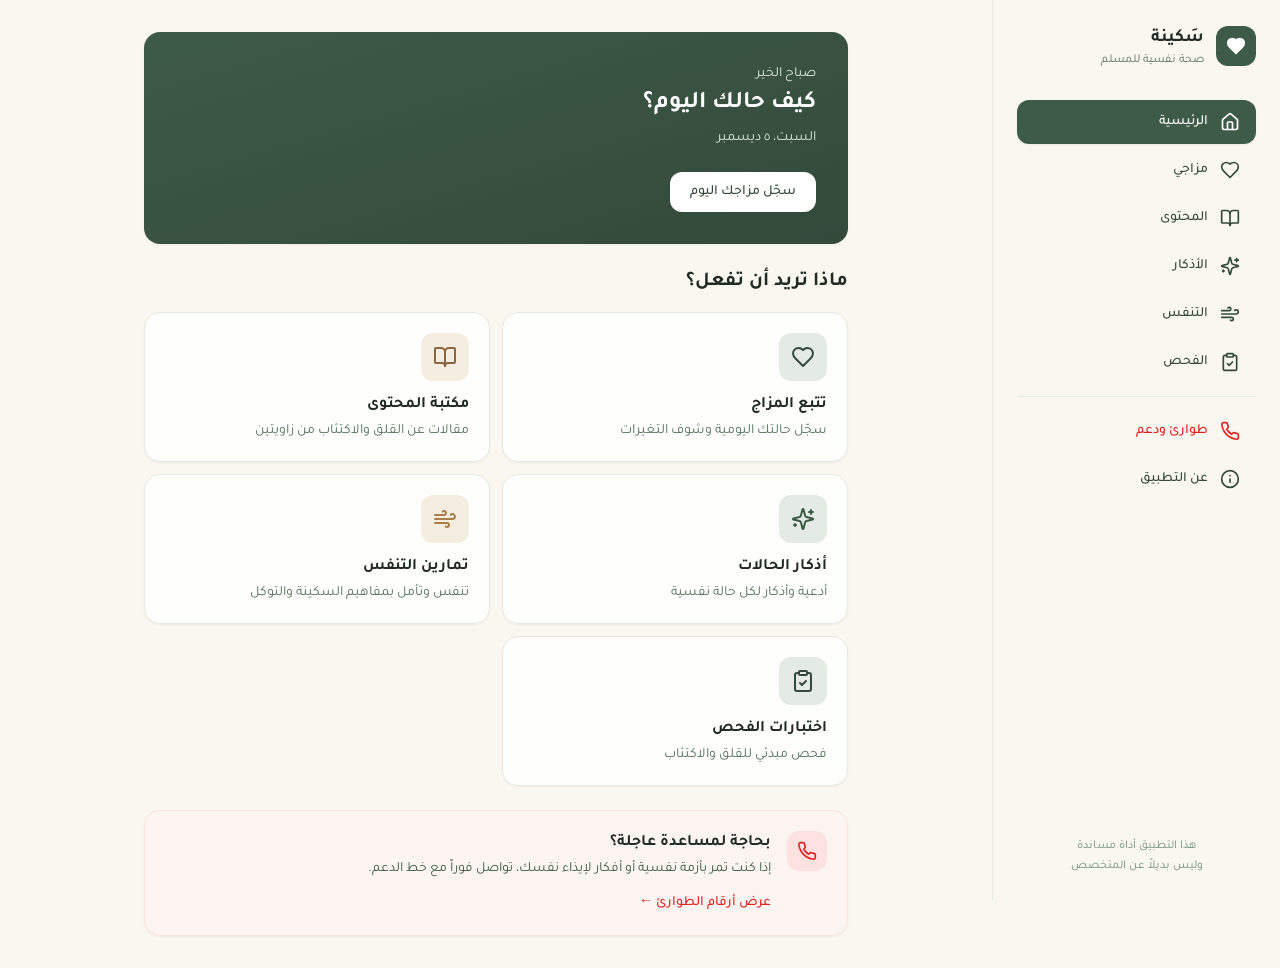
<file: muslim-mental-health-7b7c_bolt_host.html>
<!DOCTYPE html>
<html lang="ar" dir="rtl">
  <head>
    <meta charset="UTF-8" />
    <link rel="icon" type="image/svg+xml" href="/favicon.svg" />
    <meta name="viewport" content="width=device-width, initial-scale=1.0" />
    <title>
      سَكينة | الصحة النفسية للمسلم
    </title>
    <meta name="description" content="تطبيق يجمع بين العلاج النفسي العلمي والإطار الإسلامي لمساندة صحتك النفسية" />
    <link rel="preconnect" href="https://fonts.googleapis.com" />
    <link rel="preconnect" href="https://fonts.gstatic.com" crossorigin="" />
    <link href="https://fonts.googleapis.com/css2?family=Tajawal:wght@300;400;500;700&amp;family=Amiri:wght@400;700&amp;display=swap" rel="stylesheet" />
    <script type="module" crossorigin="" src="/index-kCaf8LLI.js">
    </script>
    <link rel="stylesheet" crossorigin="" href="/index-Djoc5Bso.css" />
    
    </script>
  </head>
  <body>
    <div id="root">
    </div>
  </body>
</html>
</file>
<file: index-Djoc5Bso.css>
*,:before,:after{--tw-border-spacing-x: 0;--tw-border-spacing-y: 0;--tw-translate-x: 0;--tw-translate-y: 0;--tw-rotate: 0;--tw-skew-x: 0;--tw-skew-y: 0;--tw-scale-x: 1;--tw-scale-y: 1;--tw-pan-x: ;--tw-pan-y: ;--tw-pinch-zoom: ;--tw-scroll-snap-strictness: proximity;--tw-gradient-from-position: ;--tw-gradient-via-position: ;--tw-gradient-to-position: ;--tw-ordinal: ;--tw-slashed-zero: ;--tw-numeric-figure: ;--tw-numeric-spacing: ;--tw-numeric-fraction: ;--tw-ring-inset: ;--tw-ring-offset-width: 0px;--tw-ring-offset-color: #fff;--tw-ring-color: rgb(59 130 246 / .5);--tw-ring-offset-shadow: 0 0 #0000;--tw-ring-shadow: 0 0 #0000;--tw-shadow: 0 0 #0000;--tw-shadow-colored: 0 0 #0000;--tw-blur: ;--tw-brightness: ;--tw-contrast: ;--tw-grayscale: ;--tw-hue-rotate: ;--tw-invert: ;--tw-saturate: ;--tw-sepia: ;--tw-drop-shadow: ;--tw-backdrop-blur: ;--tw-backdrop-brightness: ;--tw-backdrop-contrast: ;--tw-backdrop-grayscale: ;--tw-backdrop-hue-rotate: ;--tw-backdrop-invert: ;--tw-backdrop-opacity: ;--tw-backdrop-saturate: ;--tw-backdrop-sepia: ;--tw-contain-size: ;--tw-contain-layout: ;--tw-contain-paint: ;--tw-contain-style: }::backdrop{--tw-border-spacing-x: 0;--tw-border-spacing-y: 0;--tw-translate-x: 0;--tw-translate-y: 0;--tw-rotate: 0;--tw-skew-x: 0;--tw-skew-y: 0;--tw-scale-x: 1;--tw-scale-y: 1;--tw-pan-x: ;--tw-pan-y: ;--tw-pinch-zoom: ;--tw-scroll-snap-strictness: proximity;--tw-gradient-from-position: ;--tw-gradient-via-position: ;--tw-gradient-to-position: ;--tw-ordinal: ;--tw-slashed-zero: ;--tw-numeric-figure: ;--tw-numeric-spacing: ;--tw-numeric-fraction: ;--tw-ring-inset: ;--tw-ring-offset-width: 0px;--tw-ring-offset-color: #fff;--tw-ring-color: rgb(59 130 246 / .5);--tw-ring-offset-shadow: 0 0 #0000;--tw-ring-shadow: 0 0 #0000;--tw-shadow: 0 0 #0000;--tw-shadow-colored: 0 0 #0000;--tw-blur: ;--tw-brightness: ;--tw-contrast: ;--tw-grayscale: ;--tw-hue-rotate: ;--tw-invert: ;--tw-saturate: ;--tw-sepia: ;--tw-drop-shadow: ;--tw-backdrop-blur: ;--tw-backdrop-brightness: ;--tw-backdrop-contrast: ;--tw-backdrop-grayscale: ;--tw-backdrop-hue-rotate: ;--tw-backdrop-invert: ;--tw-backdrop-opacity: ;--tw-backdrop-saturate: ;--tw-backdrop-sepia: ;--tw-contain-size: ;--tw-contain-layout: ;--tw-contain-paint: ;--tw-contain-style: }*,:before,:after{box-sizing:border-box;border-width:0;border-style:solid;border-color:#e5e7eb}:before,:after{--tw-content: ""}html,:host{line-height:1.5;-webkit-text-size-adjust:100%;-moz-tab-size:4;-o-tab-size:4;tab-size:4;font-family:Tajawal,sans-serif;font-feature-settings:normal;font-variation-settings:normal;-webkit-tap-highlight-color:transparent}body{margin:0;line-height:inherit}hr{height:0;color:inherit;border-top-width:1px}abbr:where([title]){-webkit-text-decoration:underline dotted;text-decoration:underline dotted}h1,h2,h3,h4,h5,h6{font-size:inherit;font-weight:inherit}a{color:inherit;text-decoration:inherit}b,strong{font-weight:bolder}code,kbd,samp,pre{font-family:ui-monospace,SFMono-Regular,Menlo,Monaco,Consolas,Liberation Mono,Courier New,monospace;font-feature-settings:normal;font-variation-settings:normal;font-size:1em}small{font-size:80%}sub,sup{font-size:75%;line-height:0;position:relative;vertical-align:baseline}sub{bottom:-.25em}sup{top:-.5em}table{text-indent:0;border-color:inherit;border-collapse:collapse}button,input,optgroup,select,textarea{font-family:inherit;font-feature-settings:inherit;font-variation-settings:inherit;font-size:100%;font-weight:inherit;line-height:inherit;letter-spacing:inherit;color:inherit;margin:0;padding:0}button,select{text-transform:none}button,input:where([type=button]),input:where([type=reset]),input:where([type=submit]){-webkit-appearance:button;background-color:transparent;background-image:none}:-moz-focusring{outline:auto}:-moz-ui-invalid{box-shadow:none}progress{vertical-align:baseline}::-webkit-inner-spin-button,::-webkit-outer-spin-button{height:auto}[type=search]{-webkit-appearance:textfield;outline-offset:-2px}::-webkit-search-decoration{-webkit-appearance:none}::-webkit-file-upload-button{-webkit-appearance:button;font:inherit}summary{display:list-item}blockquote,dl,dd,h1,h2,h3,h4,h5,h6,hr,figure,p,pre{margin:0}fieldset{margin:0;padding:0}legend{padding:0}ol,ul,menu{list-style:none;margin:0;padding:0}dialog{padding:0}textarea{resize:vertical}input::-moz-placeholder,textarea::-moz-placeholder{opacity:1;color:#9ca3af}input::placeholder,textarea::placeholder{opacity:1;color:#9ca3af}button,[role=button]{cursor:pointer}:disabled{cursor:default}img,svg,video,canvas,audio,iframe,embed,object{display:block;vertical-align:middle}img,video{max-width:100%;height:auto}[hidden]:where(:not([hidden=until-found])){display:none}*{-webkit-tap-highlight-color:transparent}body{font-family:Tajawal,sans-serif;background-color:#faf7f1;color:#1f2a23;-webkit-font-smoothing:antialiased}::-moz-selection{background-color:#c7d7ca}::selection{background-color:#c7d7ca}.card{border-radius:1rem;border-width:1px;--tw-border-opacity: 1;border-color:rgb(227 235 228 / var(--tw-border-opacity, 1));background-color:#fffc;--tw-shadow: 0 1px 2px 0 rgb(0 0 0 / .05);--tw-shadow-colored: 0 1px 2px 0 var(--tw-shadow-color);box-shadow:var(--tw-ring-offset-shadow, 0 0 #0000),var(--tw-ring-shadow, 0 0 #0000),var(--tw-shadow);--tw-backdrop-blur: blur(4px);-webkit-backdrop-filter:var(--tw-backdrop-blur) var(--tw-backdrop-brightness) var(--tw-backdrop-contrast) var(--tw-backdrop-grayscale) var(--tw-backdrop-hue-rotate) var(--tw-backdrop-invert) var(--tw-backdrop-opacity) var(--tw-backdrop-saturate) var(--tw-backdrop-sepia);backdrop-filter:var(--tw-backdrop-blur) var(--tw-backdrop-brightness) var(--tw-backdrop-contrast) var(--tw-backdrop-grayscale) var(--tw-backdrop-hue-rotate) var(--tw-backdrop-invert) var(--tw-backdrop-opacity) var(--tw-backdrop-saturate) var(--tw-backdrop-sepia)}.btn-primary{display:inline-flex;align-items:center;justify-content:center;gap:.5rem;border-radius:.75rem;--tw-bg-opacity: 1;background-color:rgb(62 91 71 / var(--tw-bg-opacity, 1));padding:.75rem 1.5rem;font-weight:500;--tw-text-opacity: 1;color:rgb(255 255 255 / var(--tw-text-opacity, 1));transition-property:all;transition-timing-function:cubic-bezier(.4,0,.2,1);transition-duration:.15s}.btn-primary:hover{--tw-bg-opacity: 1;background-color:rgb(51 73 59 / var(--tw-bg-opacity, 1))}.btn-primary:active{--tw-scale-x: .95;--tw-scale-y: .95;transform:translate(var(--tw-translate-x),var(--tw-translate-y)) rotate(var(--tw-rotate)) skew(var(--tw-skew-x)) skewY(var(--tw-skew-y)) scaleX(var(--tw-scale-x)) scaleY(var(--tw-scale-y))}.btn-primary:disabled{cursor:not-allowed;opacity:.5}.btn-secondary{display:inline-flex;align-items:center;justify-content:center;gap:.5rem;border-radius:.75rem;border-width:1px;--tw-border-opacity: 1;border-color:rgb(199 215 202 / var(--tw-border-opacity, 1));--tw-bg-opacity: 1;background-color:rgb(244 247 244 / var(--tw-bg-opacity, 1));padding:.75rem 1.5rem;font-weight:500;--tw-text-opacity: 1;color:rgb(51 73 59 / var(--tw-text-opacity, 1));transition-property:all;transition-timing-function:cubic-bezier(.4,0,.2,1);transition-duration:.15s}.btn-secondary:hover{--tw-bg-opacity: 1;background-color:rgb(227 235 228 / var(--tw-bg-opacity, 1))}.btn-secondary:active{--tw-scale-x: .95;--tw-scale-y: .95;transform:translate(var(--tw-translate-x),var(--tw-translate-y)) rotate(var(--tw-rotate)) skew(var(--tw-skew-x)) skewY(var(--tw-skew-y)) scaleX(var(--tw-scale-x)) scaleY(var(--tw-scale-y))}.section-title{font-size:1.25rem;line-height:1.75rem;font-weight:700;--tw-text-opacity: 1;color:rgb(31 42 35 / var(--tw-text-opacity, 1))}.fixed{position:fixed}.absolute{position:absolute}.relative{position:relative}.sticky{position:sticky}.inset-0{top:0;right:0;bottom:0;left:0}.right-0{right:0}.top-0{top:0}.z-30{z-index:30}.z-40{z-index:40}.z-50{z-index:50}.mx-auto{margin-left:auto;margin-right:auto}.my-2{margin-top:.5rem;margin-bottom:.5rem}.mb-0\.5{margin-bottom:.125rem}.mb-1{margin-bottom:.25rem}.mb-2{margin-bottom:.5rem}.mb-3{margin-bottom:.75rem}.mb-4{margin-bottom:1rem}.mb-5{margin-bottom:1.25rem}.mb-6{margin-bottom:1.5rem}.mb-8{margin-bottom:2rem}.mr-1{margin-right:.25rem}.mt-0\.5{margin-top:.125rem}.mt-1{margin-top:.25rem}.mt-2{margin-top:.5rem}.mt-3{margin-top:.75rem}.mt-4{margin-top:1rem}.mt-6{margin-top:1.5rem}.line-clamp-2{overflow:hidden;display:-webkit-box;-webkit-box-orient:vertical;-webkit-line-clamp:2}.block{display:block}.inline-block{display:inline-block}.flex{display:flex}.inline-flex{display:inline-flex}.grid{display:grid}.h-1{height:.25rem}.h-10{height:2.5rem}.h-11{height:2.75rem}.h-12{height:3rem}.h-14{height:3.5rem}.h-16{height:4rem}.h-2{height:.5rem}.h-20{height:5rem}.h-28{height:7rem}.h-3{height:.75rem}.h-32{height:8rem}.h-4{height:1rem}.h-40{height:10rem}.h-48{height:12rem}.h-5{height:1.25rem}.h-6{height:1.5rem}.h-64{height:16rem}.h-7{height:1.75rem}.h-8{height:2rem}.h-full{height:100%}.h-px{height:1px}.h-screen{height:100vh}.min-h-screen{min-height:100vh}.w-10{width:2.5rem}.w-11{width:2.75rem}.w-12{width:3rem}.w-14{width:3.5rem}.w-16{width:4rem}.w-20{width:5rem}.w-3{width:.75rem}.w-32{width:8rem}.w-4{width:1rem}.w-40{width:10rem}.w-48{width:12rem}.w-5{width:1.25rem}.w-6{width:1.5rem}.w-64{width:16rem}.w-7{width:1.75rem}.w-72{width:18rem}.w-8{width:2rem}.w-full{width:100%}.min-w-0{min-width:0px}.max-w-3xl{max-width:48rem}.max-w-md{max-width:28rem}.flex-1{flex:1 1 0%}.shrink-0{flex-shrink:0}.translate-x-0{--tw-translate-x: 0px;transform:translate(var(--tw-translate-x),var(--tw-translate-y)) rotate(var(--tw-rotate)) skew(var(--tw-skew-x)) skewY(var(--tw-skew-y)) scaleX(var(--tw-scale-x)) scaleY(var(--tw-scale-y))}.translate-x-full{--tw-translate-x: 100%;transform:translate(var(--tw-translate-x),var(--tw-translate-y)) rotate(var(--tw-rotate)) skew(var(--tw-skew-x)) skewY(var(--tw-skew-y)) scaleX(var(--tw-scale-x)) scaleY(var(--tw-scale-y))}.-rotate-90{--tw-rotate: -90deg;transform:translate(var(--tw-translate-x),var(--tw-translate-y)) rotate(var(--tw-rotate)) skew(var(--tw-skew-x)) skewY(var(--tw-skew-y)) scaleX(var(--tw-scale-x)) scaleY(var(--tw-scale-y))}.rotate-180{--tw-rotate: 180deg;transform:translate(var(--tw-translate-x),var(--tw-translate-y)) rotate(var(--tw-rotate)) skew(var(--tw-skew-x)) skewY(var(--tw-skew-y)) scaleX(var(--tw-scale-x)) scaleY(var(--tw-scale-y))}.scale-105{--tw-scale-x: 1.05;--tw-scale-y: 1.05;transform:translate(var(--tw-translate-x),var(--tw-translate-y)) rotate(var(--tw-rotate)) skew(var(--tw-skew-x)) skewY(var(--tw-skew-y)) scaleX(var(--tw-scale-x)) scaleY(var(--tw-scale-y))}.transform{transform:translate(var(--tw-translate-x),var(--tw-translate-y)) rotate(var(--tw-rotate)) skew(var(--tw-skew-x)) skewY(var(--tw-skew-y)) scaleX(var(--tw-scale-x)) scaleY(var(--tw-scale-y))}@keyframes fadeIn{0%{opacity:0}to{opacity:1}}.animate-fade-in{animation:fadeIn .4s ease-out}@keyframes slideUp{0%{opacity:0;transform:translateY(16px)}to{opacity:1;transform:translateY(0)}}.animate-slide-up{animation:slideUp .4s ease-out}.resize-none{resize:none}.grid-cols-2{grid-template-columns:repeat(2,minmax(0,1fr))}.flex-col{flex-direction:column}.flex-wrap{flex-wrap:wrap}.items-start{align-items:flex-start}.items-end{align-items:flex-end}.items-center{align-items:center}.justify-center{justify-content:center}.justify-between{justify-content:space-between}.gap-1{gap:.25rem}.gap-1\.5{gap:.375rem}.gap-2{gap:.5rem}.gap-3{gap:.75rem}.gap-4{gap:1rem}.space-y-2>:not([hidden])~:not([hidden]){--tw-space-y-reverse: 0;margin-top:calc(.5rem * calc(1 - var(--tw-space-y-reverse)));margin-bottom:calc(.5rem * var(--tw-space-y-reverse))}.space-y-2\.5>:not([hidden])~:not([hidden]){--tw-space-y-reverse: 0;margin-top:calc(.625rem * calc(1 - var(--tw-space-y-reverse)));margin-bottom:calc(.625rem * var(--tw-space-y-reverse))}.space-y-3>:not([hidden])~:not([hidden]){--tw-space-y-reverse: 0;margin-top:calc(.75rem * calc(1 - var(--tw-space-y-reverse)));margin-bottom:calc(.75rem * var(--tw-space-y-reverse))}.space-y-4>:not([hidden])~:not([hidden]){--tw-space-y-reverse: 0;margin-top:calc(1rem * calc(1 - var(--tw-space-y-reverse)));margin-bottom:calc(1rem * var(--tw-space-y-reverse))}.space-y-6>:not([hidden])~:not([hidden]){--tw-space-y-reverse: 0;margin-top:calc(1.5rem * calc(1 - var(--tw-space-y-reverse)));margin-bottom:calc(1.5rem * var(--tw-space-y-reverse))}.overflow-hidden{overflow:hidden}.overflow-x-auto{overflow-x:auto}.whitespace-nowrap{white-space:nowrap}.rounded{border-radius:.25rem}.rounded-2xl{border-radius:1rem}.rounded-full{border-radius:9999px}.rounded-lg{border-radius:.5rem}.rounded-md{border-radius:.375rem}.rounded-xl{border-radius:.75rem}.rounded-t-lg{border-top-left-radius:.5rem;border-top-right-radius:.5rem}.border{border-width:1px}.border-0{border-width:0px}.border-b{border-bottom-width:1px}.border-l{border-left-width:1px}.border-red-100{--tw-border-opacity: 1;border-color:rgb(254 226 226 / var(--tw-border-opacity, 1))}.border-red-200{--tw-border-opacity: 1;border-color:rgb(254 202 202 / var(--tw-border-opacity, 1))}.border-sage-100{--tw-border-opacity: 1;border-color:rgb(227 235 228 / var(--tw-border-opacity, 1))}.border-sage-200{--tw-border-opacity: 1;border-color:rgb(199 215 202 / var(--tw-border-opacity, 1))}.border-sand-100{--tw-border-opacity: 1;border-color:rgb(245 238 224 / var(--tw-border-opacity, 1))}.bg-cream{--tw-bg-opacity: 1;background-color:rgb(250 247 241 / var(--tw-bg-opacity, 1))}.bg-cream\/90{background-color:#faf7f1e6}.bg-ink\/30{background-color:#1f2a234d}.bg-red-100{--tw-bg-opacity: 1;background-color:rgb(254 226 226 / var(--tw-bg-opacity, 1))}.bg-red-50{--tw-bg-opacity: 1;background-color:rgb(254 242 242 / var(--tw-bg-opacity, 1))}.bg-red-50\/50{background-color:#fef2f280}.bg-red-500{--tw-bg-opacity: 1;background-color:rgb(239 68 68 / var(--tw-bg-opacity, 1))}.bg-sage-100{--tw-bg-opacity: 1;background-color:rgb(227 235 228 / var(--tw-bg-opacity, 1))}.bg-sage-50{--tw-bg-opacity: 1;background-color:rgb(244 247 244 / var(--tw-bg-opacity, 1))}.bg-sage-50\/50{background-color:#f4f7f480}.bg-sage-500{--tw-bg-opacity: 1;background-color:rgb(82 115 92 / var(--tw-bg-opacity, 1))}.bg-sage-600{--tw-bg-opacity: 1;background-color:rgb(62 91 71 / var(--tw-bg-opacity, 1))}.bg-sand-100{--tw-bg-opacity: 1;background-color:rgb(245 238 224 / var(--tw-bg-opacity, 1))}.bg-sand-50{--tw-bg-opacity: 1;background-color:rgb(251 248 243 / var(--tw-bg-opacity, 1))}.bg-sand-50\/50{background-color:#fbf8f380}.bg-white{--tw-bg-opacity: 1;background-color:rgb(255 255 255 / var(--tw-bg-opacity, 1))}.bg-white\/20{background-color:#fff3}.bg-white\/50{background-color:#ffffff80}.bg-gradient-to-br{background-image:linear-gradient(to bottom right,var(--tw-gradient-stops))}.from-sage-600{--tw-gradient-from: #3e5b47 var(--tw-gradient-from-position);--tw-gradient-to: rgb(62 91 71 / 0) var(--tw-gradient-to-position);--tw-gradient-stops: var(--tw-gradient-from), var(--tw-gradient-to)}.to-sage-700{--tw-gradient-to: #33493b var(--tw-gradient-to-position)}.p-1{padding:.25rem}.p-2{padding:.5rem}.p-3{padding:.75rem}.p-4{padding:1rem}.p-5{padding:1.25rem}.p-6{padding:1.5rem}.p-8{padding:2rem}.px-2{padding-left:.5rem;padding-right:.5rem}.px-2\.5{padding-left:.625rem;padding-right:.625rem}.px-3{padding-left:.75rem;padding-right:.75rem}.px-4{padding-left:1rem;padding-right:1rem}.px-5{padding-left:1.25rem;padding-right:1.25rem}.py-0\.5{padding-top:.125rem;padding-bottom:.125rem}.py-1{padding-top:.25rem;padding-bottom:.25rem}.py-1\.5{padding-top:.375rem;padding-bottom:.375rem}.py-2{padding-top:.5rem;padding-bottom:.5rem}.py-2\.5{padding-top:.625rem;padding-bottom:.625rem}.py-3{padding-top:.75rem;padding-bottom:.75rem}.py-4{padding-top:1rem;padding-bottom:1rem}.py-8{padding-top:2rem;padding-bottom:2rem}.pb-1{padding-bottom:.25rem}.text-left{text-align:left}.text-center{text-align:center}.text-right{text-align:right}.font-serif{font-family:Amiri,serif}.text-2xl{font-size:1.5rem;line-height:2rem}.text-3xl{font-size:1.875rem;line-height:2.25rem}.text-4xl{font-size:2.25rem;line-height:2.5rem}.text-base{font-size:1rem;line-height:1.5rem}.text-lg{font-size:1.125rem;line-height:1.75rem}.text-sm{font-size:.875rem;line-height:1.25rem}.text-xl{font-size:1.25rem;line-height:1.75rem}.text-xs{font-size:.75rem;line-height:1rem}.font-bold{font-weight:700}.font-medium{font-weight:500}.leading-loose{line-height:2}.leading-relaxed{line-height:1.625}.text-ink{--tw-text-opacity: 1;color:rgb(31 42 35 / var(--tw-text-opacity, 1))}.text-red-500{--tw-text-opacity: 1;color:rgb(239 68 68 / var(--tw-text-opacity, 1))}.text-red-600{--tw-text-opacity: 1;color:rgb(220 38 38 / var(--tw-text-opacity, 1))}.text-red-700{--tw-text-opacity: 1;color:rgb(185 28 28 / var(--tw-text-opacity, 1))}.text-sage-100{--tw-text-opacity: 1;color:rgb(227 235 228 / var(--tw-text-opacity, 1))}.text-sage-200{--tw-text-opacity: 1;color:rgb(199 215 202 / var(--tw-text-opacity, 1))}.text-sage-300{--tw-text-opacity: 1;color:rgb(159 184 165 / var(--tw-text-opacity, 1))}.text-sage-400{--tw-text-opacity: 1;color:rgb(111 144 121 / var(--tw-text-opacity, 1))}.text-sage-500{--tw-text-opacity: 1;color:rgb(82 115 92 / var(--tw-text-opacity, 1))}.text-sage-600{--tw-text-opacity: 1;color:rgb(62 91 71 / var(--tw-text-opacity, 1))}.text-sage-700{--tw-text-opacity: 1;color:rgb(51 73 59 / var(--tw-text-opacity, 1))}.text-sand-500{--tw-text-opacity: 1;color:rgb(189 150 88 / var(--tw-text-opacity, 1))}.text-sand-600{--tw-text-opacity: 1;color:rgb(168 126 74 / var(--tw-text-opacity, 1))}.text-sand-700{--tw-text-opacity: 1;color:rgb(138 101 64 / var(--tw-text-opacity, 1))}.text-white{--tw-text-opacity: 1;color:rgb(255 255 255 / var(--tw-text-opacity, 1))}.opacity-0{opacity:0}.shadow-lg{--tw-shadow: 0 10px 15px -3px rgb(0 0 0 / .1), 0 4px 6px -4px rgb(0 0 0 / .1);--tw-shadow-colored: 0 10px 15px -3px var(--tw-shadow-color), 0 4px 6px -4px var(--tw-shadow-color);box-shadow:var(--tw-ring-offset-shadow, 0 0 #0000),var(--tw-ring-shadow, 0 0 #0000),var(--tw-shadow)}.shadow-sm{--tw-shadow: 0 1px 2px 0 rgb(0 0 0 / .05);--tw-shadow-colored: 0 1px 2px 0 var(--tw-shadow-color);box-shadow:var(--tw-ring-offset-shadow, 0 0 #0000),var(--tw-ring-shadow, 0 0 #0000),var(--tw-shadow)}.ring-2{--tw-ring-offset-shadow: var(--tw-ring-inset) 0 0 0 var(--tw-ring-offset-width) var(--tw-ring-offset-color);--tw-ring-shadow: var(--tw-ring-inset) 0 0 0 calc(2px + var(--tw-ring-offset-width)) var(--tw-ring-color);box-shadow:var(--tw-ring-offset-shadow),var(--tw-ring-shadow),var(--tw-shadow, 0 0 #0000)}.ring-sage-400{--tw-ring-opacity: 1;--tw-ring-color: rgb(111 144 121 / var(--tw-ring-opacity, 1))}.filter{filter:var(--tw-blur) var(--tw-brightness) var(--tw-contrast) var(--tw-grayscale) var(--tw-hue-rotate) var(--tw-invert) var(--tw-saturate) var(--tw-sepia) var(--tw-drop-shadow)}.backdrop-blur-md{--tw-backdrop-blur: blur(12px);-webkit-backdrop-filter:var(--tw-backdrop-blur) var(--tw-backdrop-brightness) var(--tw-backdrop-contrast) var(--tw-backdrop-grayscale) var(--tw-backdrop-hue-rotate) var(--tw-backdrop-invert) var(--tw-backdrop-opacity) var(--tw-backdrop-saturate) var(--tw-backdrop-sepia);backdrop-filter:var(--tw-backdrop-blur) var(--tw-backdrop-brightness) var(--tw-backdrop-contrast) var(--tw-backdrop-grayscale) var(--tw-backdrop-hue-rotate) var(--tw-backdrop-invert) var(--tw-backdrop-opacity) var(--tw-backdrop-saturate) var(--tw-backdrop-sepia)}.backdrop-blur-sm{--tw-backdrop-blur: blur(4px);-webkit-backdrop-filter:var(--tw-backdrop-blur) var(--tw-backdrop-brightness) var(--tw-backdrop-contrast) var(--tw-backdrop-grayscale) var(--tw-backdrop-hue-rotate) var(--tw-backdrop-invert) var(--tw-backdrop-opacity) var(--tw-backdrop-saturate) var(--tw-backdrop-sepia);backdrop-filter:var(--tw-backdrop-blur) var(--tw-backdrop-brightness) var(--tw-backdrop-contrast) var(--tw-backdrop-grayscale) var(--tw-backdrop-hue-rotate) var(--tw-backdrop-invert) var(--tw-backdrop-opacity) var(--tw-backdrop-saturate) var(--tw-backdrop-sepia)}.transition-all{transition-property:all;transition-timing-function:cubic-bezier(.4,0,.2,1);transition-duration:.15s}.transition-colors{transition-property:color,background-color,border-color,text-decoration-color,fill,stroke;transition-timing-function:cubic-bezier(.4,0,.2,1);transition-duration:.15s}.transition-transform{transition-property:transform;transition-timing-function:cubic-bezier(.4,0,.2,1);transition-duration:.15s}.duration-300{transition-duration:.3s}.duration-500{transition-duration:.5s}.duration-\[3000ms\]{transition-duration:3s}.ease-in-out{transition-timing-function:cubic-bezier(.4,0,.2,1)}.scrollbar-hide{-ms-overflow-style:none;scrollbar-width:none}.scrollbar-hide::-webkit-scrollbar{display:none}.hover\:border-sage-200:hover{--tw-border-opacity: 1;border-color:rgb(199 215 202 / var(--tw-border-opacity, 1))}.hover\:bg-red-50:hover{--tw-bg-opacity: 1;background-color:rgb(254 242 242 / var(--tw-bg-opacity, 1))}.hover\:bg-sage-100:hover{--tw-bg-opacity: 1;background-color:rgb(227 235 228 / var(--tw-bg-opacity, 1))}.hover\:bg-sage-50:hover{--tw-bg-opacity: 1;background-color:rgb(244 247 244 / var(--tw-bg-opacity, 1))}.hover\:bg-sage-50\/50:hover{background-color:#f4f7f480}.hover\:bg-sage-700:hover{--tw-bg-opacity: 1;background-color:rgb(51 73 59 / var(--tw-bg-opacity, 1))}.hover\:text-ink:hover{--tw-text-opacity: 1;color:rgb(31 42 35 / var(--tw-text-opacity, 1))}.hover\:text-red-500:hover{--tw-text-opacity: 1;color:rgb(239 68 68 / var(--tw-text-opacity, 1))}.hover\:text-sage-600:hover{--tw-text-opacity: 1;color:rgb(62 91 71 / var(--tw-text-opacity, 1))}.hover\:underline:hover{text-decoration-line:underline}.hover\:opacity-80:hover{opacity:.8}.hover\:shadow-md:hover{--tw-shadow: 0 4px 6px -1px rgb(0 0 0 / .1), 0 2px 4px -2px rgb(0 0 0 / .1);--tw-shadow-colored: 0 4px 6px -1px var(--tw-shadow-color), 0 2px 4px -2px var(--tw-shadow-color);box-shadow:var(--tw-ring-offset-shadow, 0 0 #0000),var(--tw-ring-shadow, 0 0 #0000),var(--tw-shadow)}.focus\:outline-none:focus{outline:2px solid transparent;outline-offset:2px}.focus\:ring-2:focus{--tw-ring-offset-shadow: var(--tw-ring-inset) 0 0 0 var(--tw-ring-offset-width) var(--tw-ring-offset-color);--tw-ring-shadow: var(--tw-ring-inset) 0 0 0 calc(2px + var(--tw-ring-offset-width)) var(--tw-ring-color);box-shadow:var(--tw-ring-offset-shadow),var(--tw-ring-shadow),var(--tw-shadow, 0 0 #0000)}.focus\:ring-sage-400:focus{--tw-ring-opacity: 1;--tw-ring-color: rgb(111 144 121 / var(--tw-ring-opacity, 1))}.active\:scale-90:active{--tw-scale-x: .9;--tw-scale-y: .9;transform:translate(var(--tw-translate-x),var(--tw-translate-y)) rotate(var(--tw-rotate)) skew(var(--tw-skew-x)) skewY(var(--tw-skew-y)) scaleX(var(--tw-scale-x)) scaleY(var(--tw-scale-y))}.active\:scale-95:active{--tw-scale-x: .95;--tw-scale-y: .95;transform:translate(var(--tw-translate-x),var(--tw-translate-y)) rotate(var(--tw-rotate)) skew(var(--tw-skew-x)) skewY(var(--tw-skew-y)) scaleX(var(--tw-scale-x)) scaleY(var(--tw-scale-y))}.active\:scale-\[0\.98\]:active{--tw-scale-x: .98;--tw-scale-y: .98;transform:translate(var(--tw-translate-x),var(--tw-translate-y)) rotate(var(--tw-rotate)) skew(var(--tw-skew-x)) skewY(var(--tw-skew-y)) scaleX(var(--tw-scale-x)) scaleY(var(--tw-scale-y))}.group:hover .group-hover\:scale-105{--tw-scale-x: 1.05;--tw-scale-y: 1.05;transform:translate(var(--tw-translate-x),var(--tw-translate-y)) rotate(var(--tw-rotate)) skew(var(--tw-skew-x)) skewY(var(--tw-skew-y)) scaleX(var(--tw-scale-x)) scaleY(var(--tw-scale-y))}.group:hover .group-hover\:bg-sage-600{--tw-bg-opacity: 1;background-color:rgb(62 91 71 / var(--tw-bg-opacity, 1))}.group:hover .group-hover\:text-sage-700{--tw-text-opacity: 1;color:rgb(51 73 59 / var(--tw-text-opacity, 1))}.group:hover .group-hover\:text-white{--tw-text-opacity: 1;color:rgb(255 255 255 / var(--tw-text-opacity, 1))}.group:hover .group-hover\:opacity-100{opacity:1}@media (min-width: 640px){.sm\:grid-cols-2{grid-template-columns:repeat(2,minmax(0,1fr))}.sm\:grid-cols-4{grid-template-columns:repeat(4,minmax(0,1fr))}.sm\:p-6{padding:1.5rem}.sm\:p-8{padding:2rem}}@media (min-width: 1024px){.lg\:sticky{position:sticky}.lg\:hidden{display:none}.lg\:translate-x-0{--tw-translate-x: 0px;transform:translate(var(--tw-translate-x),var(--tw-translate-y)) rotate(var(--tw-rotate)) skew(var(--tw-skew-x)) skewY(var(--tw-skew-y)) scaleX(var(--tw-scale-x)) scaleY(var(--tw-scale-y))}.lg\:p-8{padding:2rem}}
</file>
